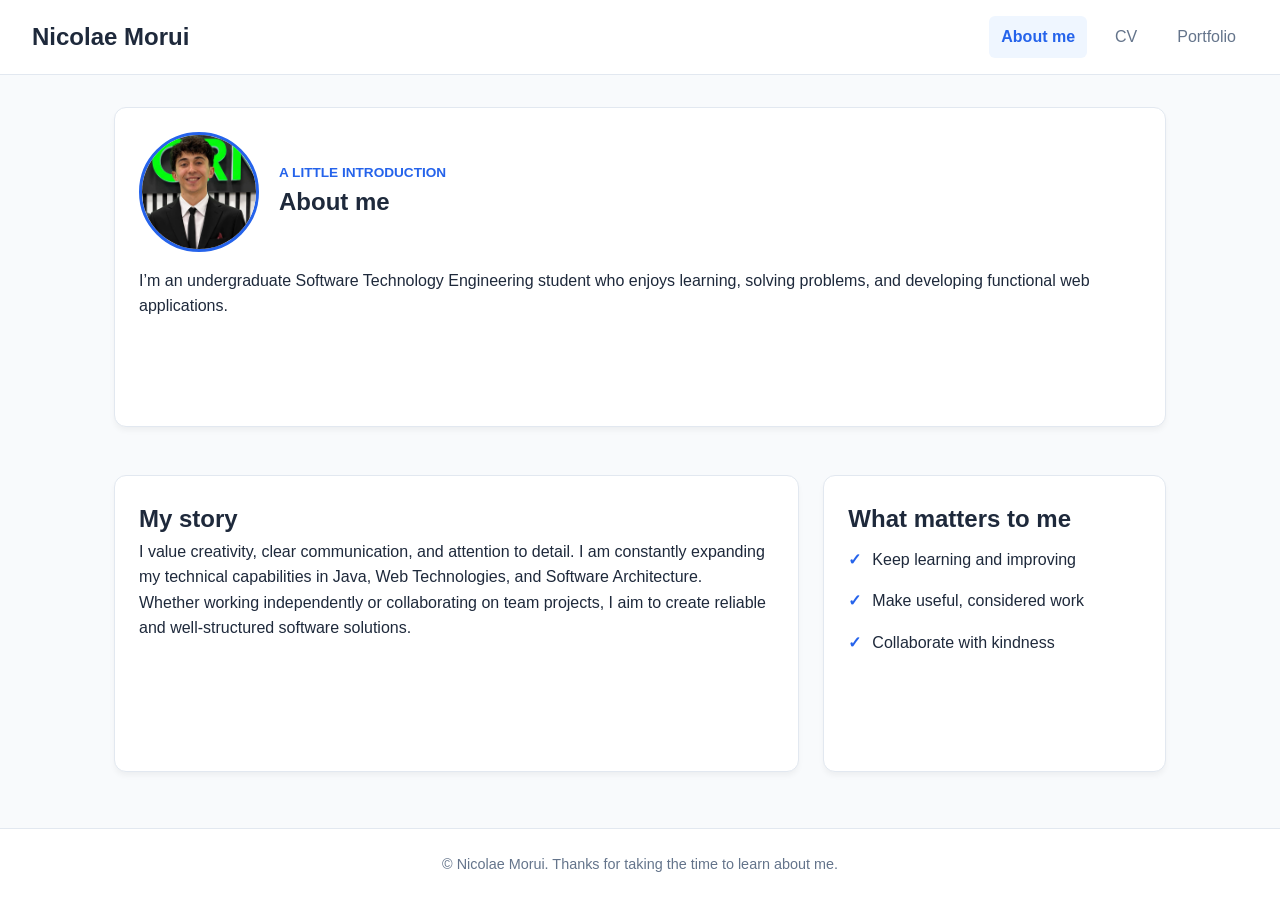
<file: index.html>
<!doctype html>
<html lang="en">
<head>
  <meta charset="utf-8">
  <meta name="viewport" content="width=device-width, initial-scale=1">
  <title>About Me | Nicolae Morui</title>
  <link rel="stylesheet" href="css/aboutme.css">
</head>
<body>
  <header class="site-header">
    <a href="index.html" class="site-title">Nicolae Morui</a>
    <nav class="site-nav" aria-label="Main navigation">
      <a href="index.html" aria-current="page">About me</a>
      <a href="cv.html">CV</a>
      <a href="portfolio.html">Portfolio</a>
    </nav>
  </header>

  <main class="page-grid">
    <section class="card intro">
      <div class="profile-container">
        <img src="images/pic.jpg" alt="Portrait of Nicolae Morui" class="profile-img">
        <div>
          <p class="eyebrow">A little introduction</p>
          <h1>About me</h1>
        </div>
      </div>
      <p>I’m an undergraduate Software Technology Engineering student who enjoys learning, solving problems, and developing functional web applications.</p>
    </section>

    <section class="card">
      <h2>My story</h2>
      <p>I value creativity, clear communication, and attention to detail. I am constantly expanding my technical capabilities in Java, Web Technologies, and Software Architecture.</p>
      <p>Whether working independently or collaborating on team projects, I aim to create reliable and well-structured software solutions.</p>
    </section>

    <aside class="card">
      <h2>What matters to me</h2>
      <ul class="values-list">
        <li>Keep learning and improving</li>
        <li>Make useful, considered work</li>
        <li>Collaborate with kindness</li>
      </ul>
    </aside>
  </main>

  <footer class="site-footer">
    <p>&copy; Nicolae Morui. Thanks for taking the time to learn about me.</p>
  </footer>
</body>
</html>
</file>
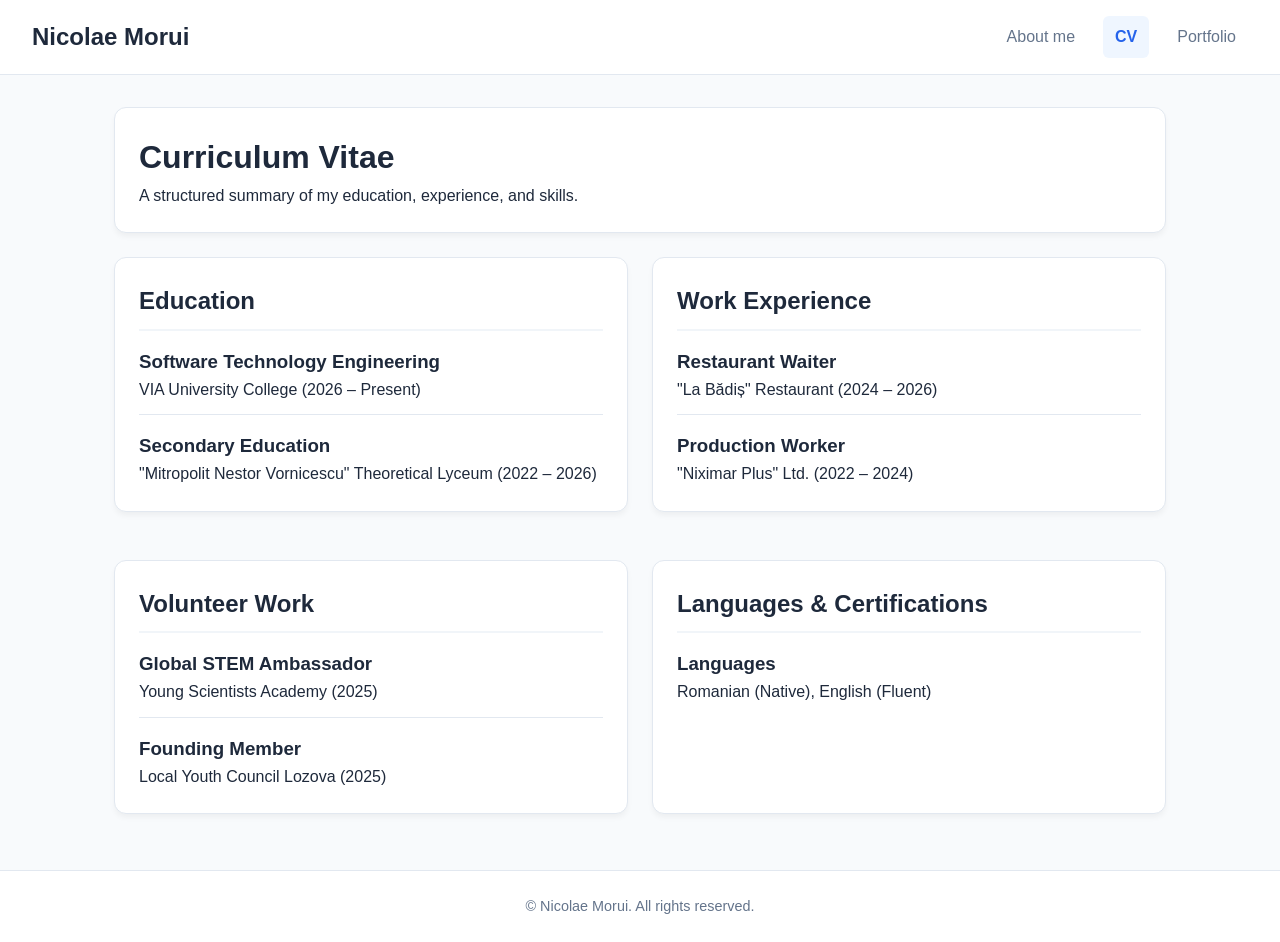
<file: CV.html>
<!doctype html>
<html lang="en">
<head>
  <meta charset="utf-8">
  <meta name="viewport" content="width=device-width, initial-scale=1">
  <title>CV | Nicolae Morui</title>
  <link rel="stylesheet" href="css/cv.css">
</head>
<body>
  <header class="site-header">
    <a href="index.html" class="site-title">Nicolae Morui</a>
    <nav class="site-nav" aria-label="Main navigation">
      <a href="index.html">About me</a>
      <a href="cv.html" aria-current="page">CV</a>
      <a href="portfolio.html">Portfolio</a>
    </nav>
  </header>

  <main class="container">
    <div class="card">
      <h1>Curriculum Vitae</h1>
      <p>A structured summary of my education, experience, and skills.</p>
    </div>

    <div class="cv-grid">
      <section class="card cv-section">
        <h2>Education</h2>
        <div class="cv-item">
          <h3> Software Technology Engineering</h3>
          <p>VIA University College (2026 – Present)</p>
        </div>
        <div class="cv-item">
          <h3>Secondary Education</h3>
          <p>"Mitropolit Nestor Vornicescu" Theoretical Lyceum (2022 – 2026)</p>
        </div>
      </section>

      <section class="card cv-section">
        <h2>Work Experience</h2>
        <div class="cv-item">
          <h3>Restaurant Waiter</h3>
          <p>"La Bădiș" Restaurant (2024 – 2026)</p>
        </div>
        <div class="cv-item">
          <h3>Production Worker</h3>
          <p>"Niximar Plus" Ltd. (2022 – 2024)</p>
        </div>
      </section>

      <section class="card cv-section">
        <h2>Volunteer Work</h2>
        <div class="cv-item">
          <h3>Global STEM Ambassador</h3>
          <p>Young Scientists Academy (2025)</p>
        </div>
        <div class="cv-item">
          <h3>Founding Member</h3>
          <p>Local Youth Council Lozova (2025)</p>
        </div>
      </section>

      <section class="card cv-section">
        <h2>Languages & Certifications</h2>
        <div class="cv-item">
          <h3>Languages</h3>
          <p>Romanian (Native), English (Fluent)</p>
        </div>
      </section>
    </div>
  </main>

  <footer class="site-footer">
    <p>&copy; Nicolae Morui. All rights reserved.</p>
  </footer>
</body>
</html>
</file>
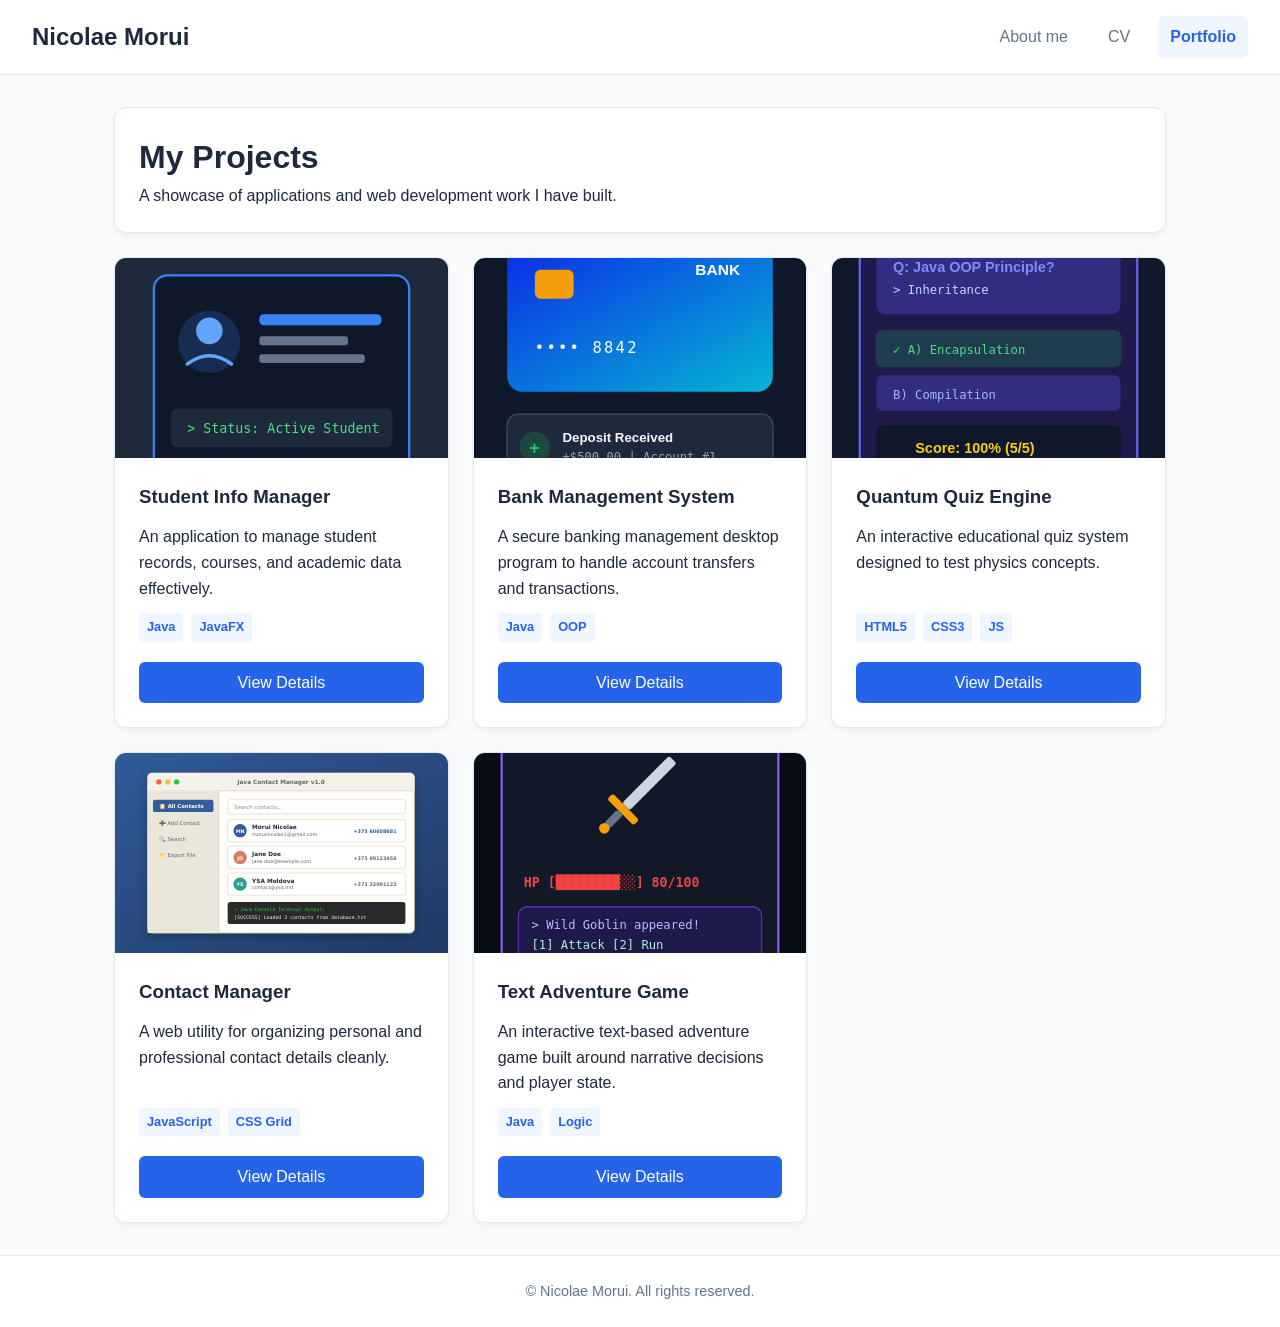
<file: portfolio.html>
<!doctype html>
<html lang="en">
<head>
  <meta charset="utf-8">
  <meta name="viewport" content="width=device-width, initial-scale=1">
  <title>Portfolio | Nicolae Morui</title>
  <link rel="stylesheet" href="css/portfolio.css">
</head>
<body>
  <header class="site-header">
    <a href="index.html" class="site-title">Nicolae Morui</a>
    <nav class="site-nav" aria-label="Main navigation">
      <a href="index.html">About me</a>
      <a href="cv.html">CV</a>
      <a href="portfolio.html" aria-current="page">Portfolio</a>
    </nav>
  </header>

  <main class="container">
    <div class="card">
      <h1>My Projects</h1>
      <p>A showcase of applications and web development work I have built.</p>
    </div>

    <div class="portfolio-grid">
      <article class="project-card">
        <img src="images/student-manager.svg" alt="Student Information Manager Interface">
        <div class="project-info">
          <h3>Student Info Manager</h3>
          <p>An application to manage student records, courses, and academic data effectively.</p>
          <div class="tech-tags">
            <span class="tag">Java</span>
            <span class="tag">JavaFX</span>
          </div>
          <a href="projects/student-manager.html" class="btn">View Details</a>
        </div>
      </article>

      <article class="project-card">
        <img src="images/bank-app.svg" alt="Banking System Interface">
        <div class="project-info">
          <h3>Bank Management System</h3>
          <p>A secure banking management desktop program to handle account transfers and transactions.</p>
          <div class="tech-tags">
            <span class="tag">Java</span>
            <span class="tag">OOP</span>
          </div>
          <a href="projects/bank-app.html" class="btn">View Details</a>
        </div>
      </article>

      <article class="project-card">
        <img src="images/quiz-engine.svg" alt="Quiz Engine Interface">
        <div class="project-info">
          <h3>Quantum Quiz Engine</h3>
          <p>An interactive educational quiz system designed to test physics concepts.</p>
          <div class="tech-tags">
            <span class="tag">HTML5</span>
            <span class="tag">CSS3</span>
            <span class="tag">JS</span>
          </div>
          <a href="projects/quiz-engine.html" class="btn">View Details</a>
        </div>
      </article>

      <article class="project-card">
        <img src="images/contact-manager.svg" alt="Contact Manager Interface">
        <div class="project-info">
          <h3>Contact Manager</h3>
          <p>A web utility for organizing personal and professional contact details cleanly.</p>
          <div class="tech-tags">
            <span class="tag">JavaScript</span>
            <span class="tag">CSS Grid</span>
          </div>
          <a href="projects/contact-manager.html" class="btn">View Details</a>
        </div>
      </article>

      <article class="project-card">
        <img src="images/text-adventure.svg" alt="Text Adventure Game Interface">
        <div class="project-info">
          <h3>Text Adventure Game</h3>
          <p>An interactive text-based adventure game built around narrative decisions and player state.</p>
          <div class="tech-tags">
            <span class="tag">Java</span>
            <span class="tag">Logic</span>
          </div>
          <a href="projects/text-adventure.html" class="btn">View Details</a>
        </div>
      </article>
    </div>
  </main>

  <footer class="site-footer">
    <p>&copy; Nicolae Morui. All rights reserved.</p>
  </footer>
</body>
</html>
</file>
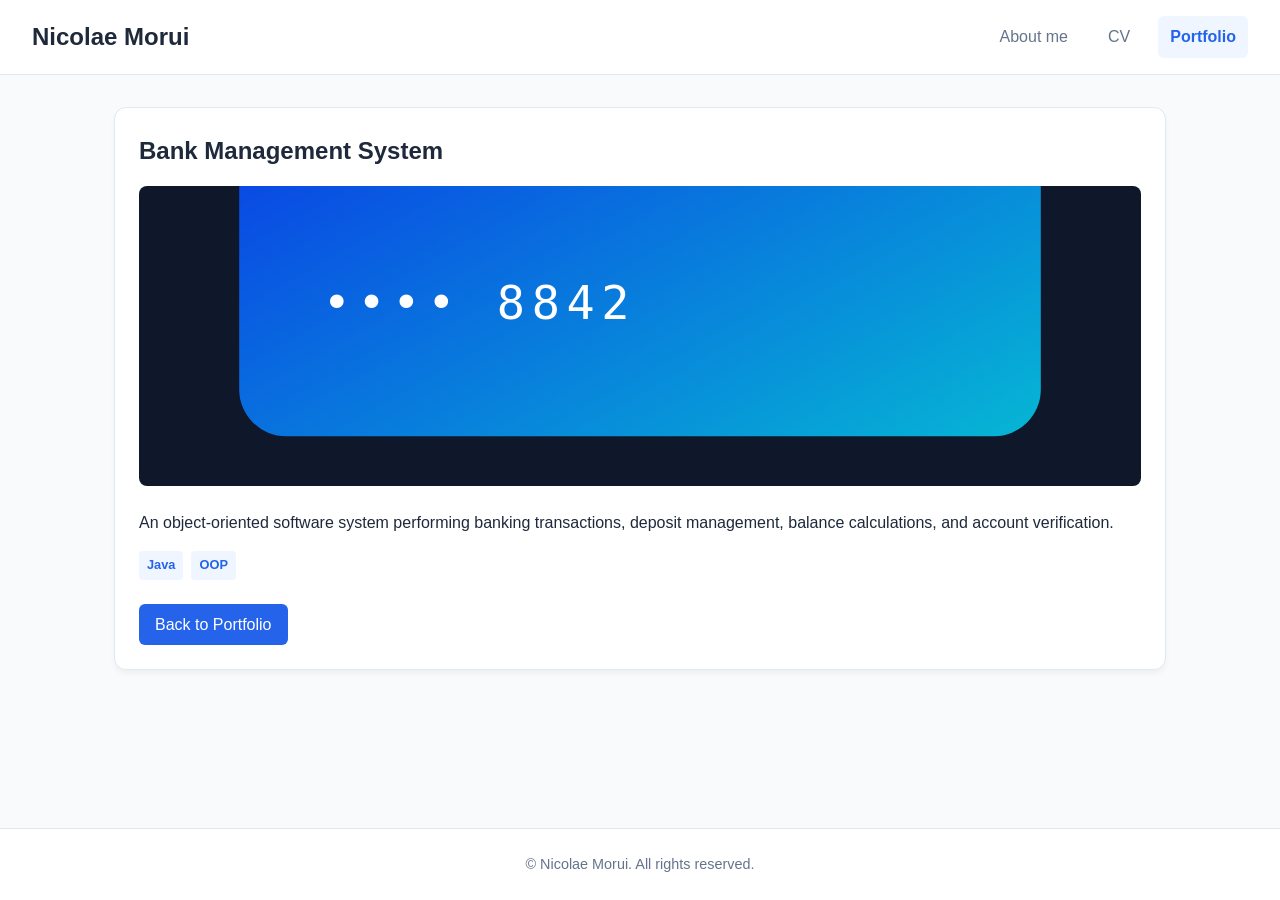
<file: projects/bank-app.html>
<!doctype html>
<html lang="en">
<head>
  <meta charset="utf-8">
  <meta name="viewport" content="width=device-width, initial-scale=1">
  <title>Bank Management System | Projects</title>
  <link rel="stylesheet" href="../css/contact-manager.css">
</head>
<body>
  <header class="site-header">
    <a href="../index.html" class="site-title">Nicolae Morui</a>
    <nav class="site-nav" aria-label="Main navigation">
      <a href="../index.html">About me</a>
      <a href="../cv.html">CV</a>
      <a href="../portfolio.html" aria-current="page">Portfolio</a>
    </nav>
  </header>

  <main class="container">
    <article class="card">
      <h1>Bank Management System</h1>
      <img src="../images/bank-app.svg" alt="Banking System Interface" class="project-hero-img">
      <p>An object-oriented software system performing banking transactions, deposit management, balance calculations, and account verification.</p>
      <div class="tech-tags">
        <span class="tag">Java</span>
        <span class="tag">OOP</span>
      </div>
      <a href="../portfolio.html" class="btn">Back to Portfolio</a>
    </article>
  </main>

  <footer class="site-footer">
    <p>&copy; Nicolae Morui. All rights reserved.</p>
  </footer>
</body>
</html>
</file>
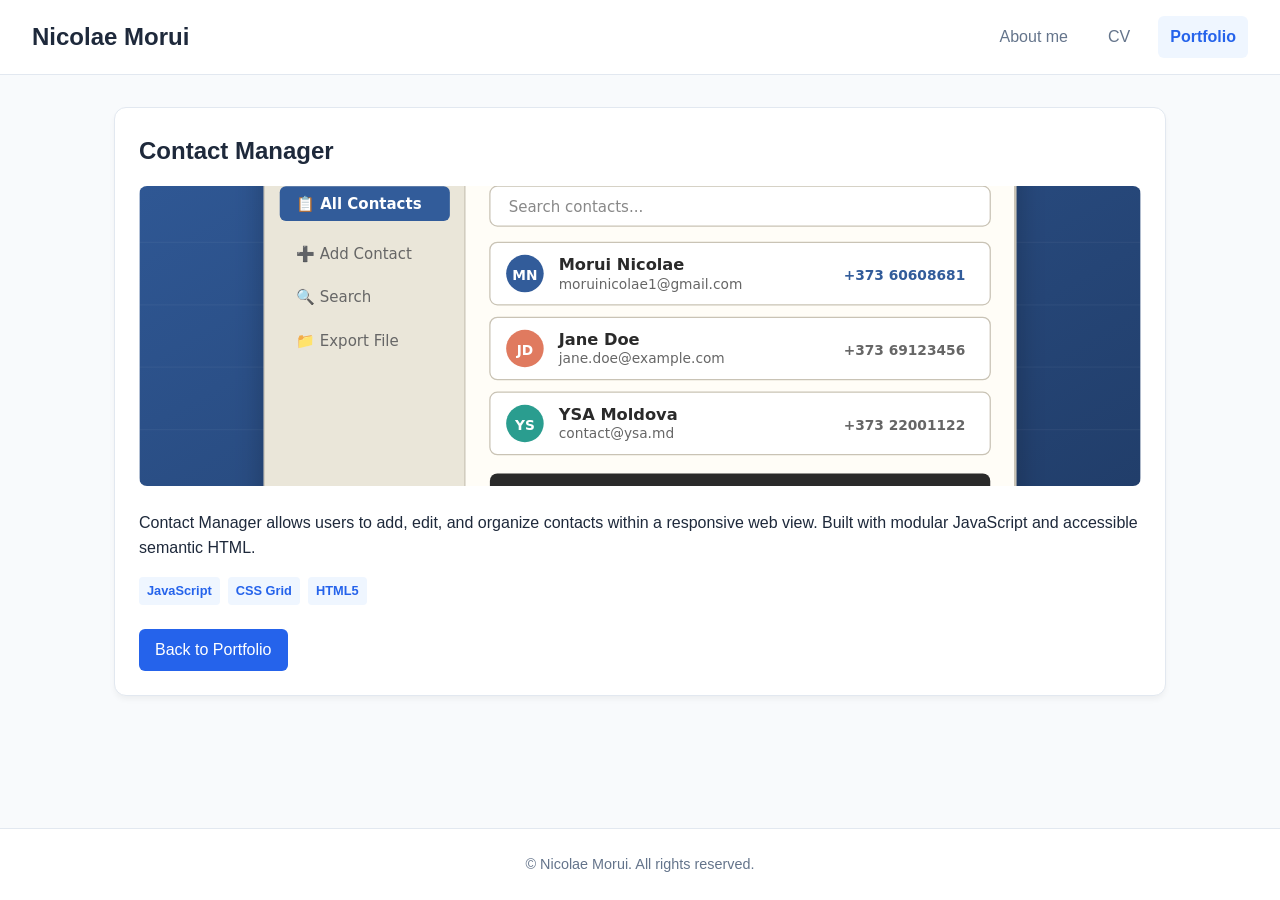
<file: projects/contact-manager.html>
<!doctype html>
<html lang="en">
<head>
  <meta charset="utf-8">
  <meta name="viewport" content="width=device-width, initial-scale=1">
  <title>Contact Manager | Projects</title>
  <link rel="stylesheet" href="../css/contact-manager.css">
</head>
<body>
  <header class="site-header">
    <a href="../index.html" class="site-title">Nicolae Morui</a>
    <nav class="site-nav" aria-label="Main navigation">
      <a href="../index.html">About me</a>
      <a href="../cv.html">CV</a>
      <a href="../portfolio.html" aria-current="page">Portfolio</a>
    </nav>
  </header>

  <main class="container">
    <article class="card">
      <h1>Contact Manager</h1>
      <img src="../images/contact-manager.svg" alt="Contact Manager Interface" class="project-hero-img">
      <p>Contact Manager allows users to add, edit, and organize contacts within a responsive web view. Built with modular JavaScript and accessible semantic HTML.</p>
      <div class="tech-tags">
        <span class="tag">JavaScript</span>
        <span class="tag">CSS Grid</span>
        <span class="tag">HTML5</span>
      </div>
      <a href="../portfolio.html" class="btn">Back to Portfolio</a>
    </article>
  </main>

  <footer class="site-footer">
    <p>&copy; Nicolae Morui. All rights reserved.</p>
  </footer>
</body>
</html>
</file>
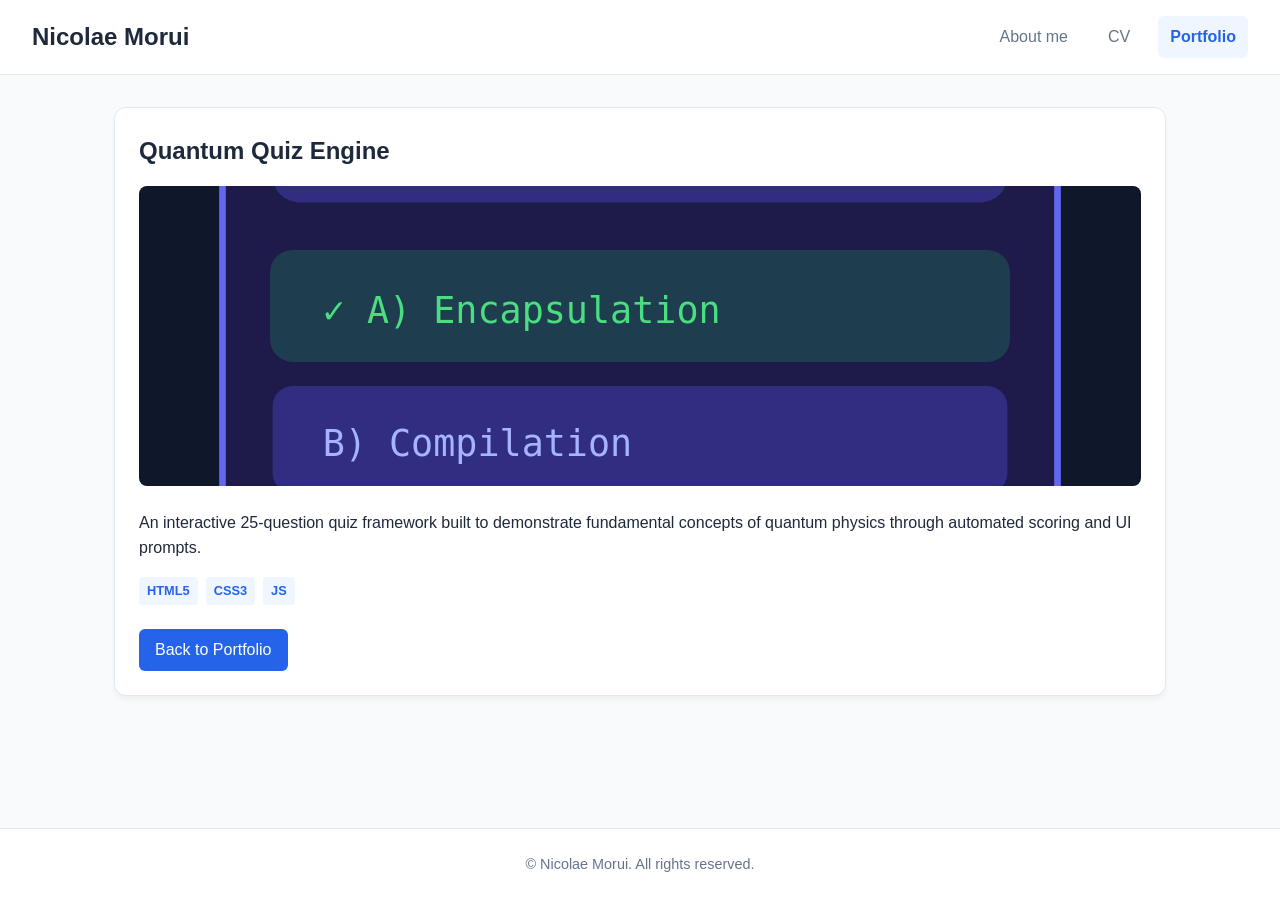
<file: projects/quiz-engine.html>
<!doctype html>
<html lang="en">
<head>
  <meta charset="utf-8">
  <meta name="viewport" content="width=device-width, initial-scale=1">
  <title>Quantum Quiz Engine | Projects</title>
  <link rel="stylesheet" href="../css/contact-manager.css">
</head>
<body>
  <header class="site-header">
    <a href="../index.html" class="site-title">Nicolae Morui</a>
    <nav class="site-nav" aria-label="Main navigation">
      <a href="../index.html">About me</a>
      <a href="../cv.html">CV</a>
      <a href="../portfolio.html" aria-current="page">Portfolio</a>
    </nav>
  </header>

  <main class="container">
    <article class="card">
      <h1>Quantum Quiz Engine</h1>
      <img src="../images/quiz-engine.svg" alt="Quiz Engine Interface" class="project-hero-img">
      <p>An interactive 25-question quiz framework built to demonstrate fundamental concepts of quantum physics through automated scoring and UI prompts.</p>
      <div class="tech-tags">
        <span class="tag">HTML5</span>
        <span class="tag">CSS3</span>
        <span class="tag">JS</span>
      </div>
      <a href="../portfolio.html" class="btn">Back to Portfolio</a>
    </article>
  </main>

  <footer class="site-footer">
    <p>&copy; Nicolae Morui. All rights reserved.</p>
  </footer>
</body>
</html>
</file>
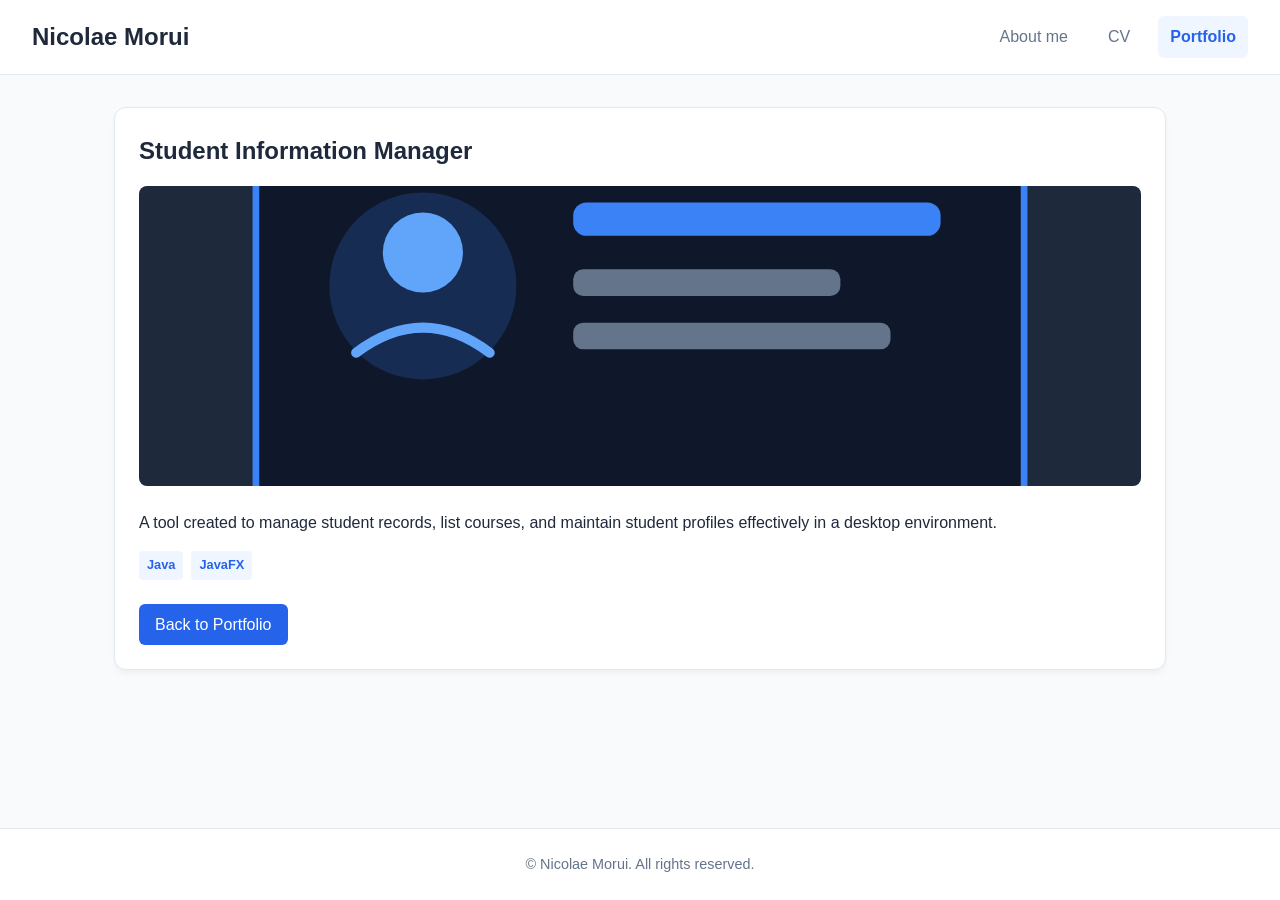
<file: projects/student-manager.html>
<!doctype html>
<html lang="en">
<head>
  <meta charset="utf-8">
  <meta name="viewport" content="width=device-width, initial-scale=1">
  <title>Student Info Manager | Projects</title>
  <link rel="stylesheet" href="../css/contact-manager.css">
</head>
<body>
  <header class="site-header">
    <a href="../index.html" class="site-title">Nicolae Morui</a>
    <nav class="site-nav" aria-label="Main navigation">
      <a href="../index.html">About me</a>
      <a href="../cv.html">CV</a>
      <a href="../portfolio.html" aria-current="page">Portfolio</a>
    </nav>
  </header>

  <main class="container">
    <article class="card">
      <h1>Student Information Manager</h1>
      <img src="../images/student-manager.svg" alt="Student Information Manager Interface" class="project-hero-img">
      <p>A tool created to manage student records, list courses, and maintain student profiles effectively in a desktop environment.</p>
      <div class="tech-tags">
        <span class="tag">Java</span>
        <span class="tag">JavaFX</span>
      </div>
      <a href="../portfolio.html" class="btn">Back to Portfolio</a>
    </article>
  </main>

  <footer class="site-footer">
    <p>&copy; Nicolae Morui. All rights reserved.</p>
  </footer>
</body>
</html>
</file>
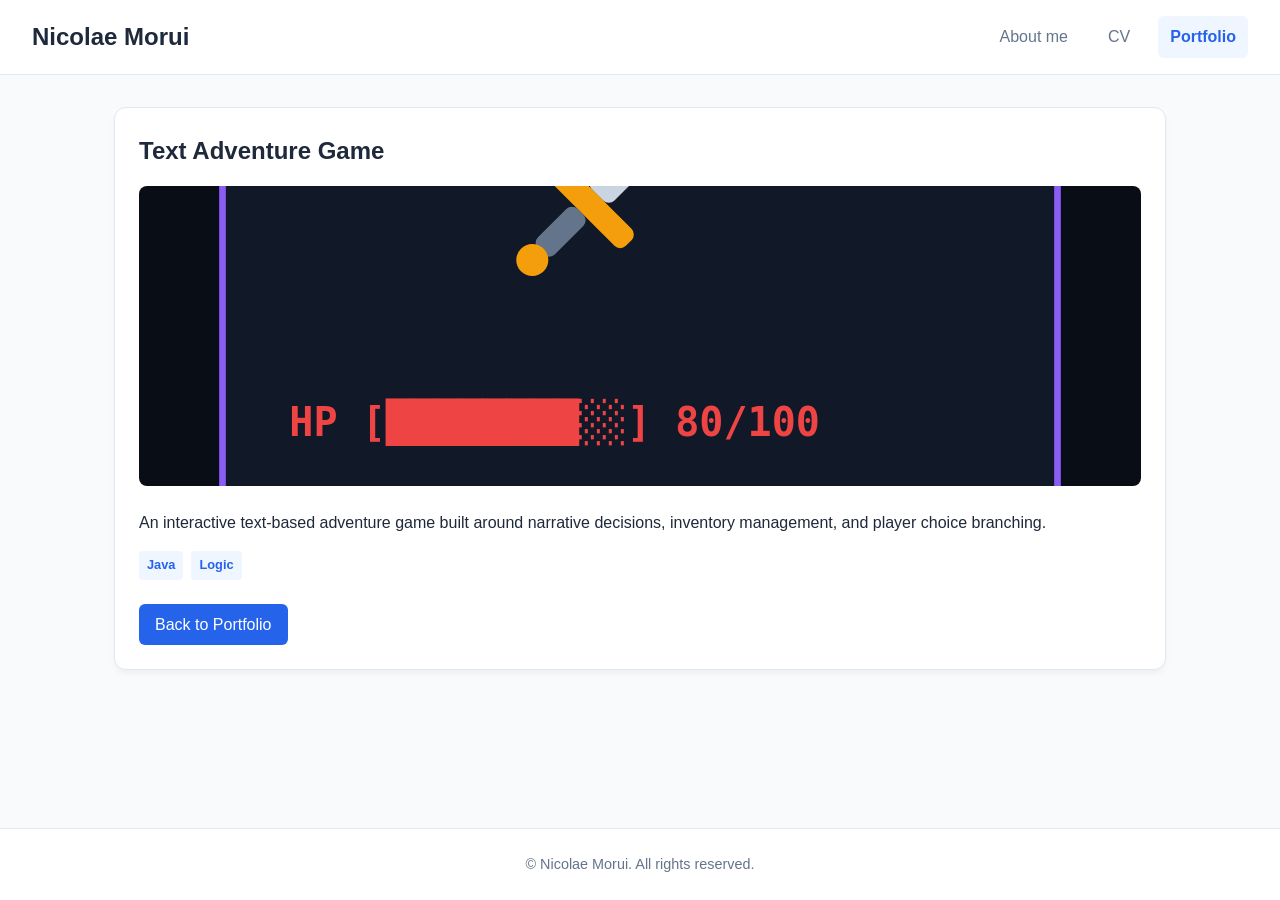
<file: projects/text-adventure.html>
<!doctype html>
<html lang="en">
<head>
  <meta charset="utf-8">
  <meta name="viewport" content="width=device-width, initial-scale=1">
  <title>Text Adventure Game | Projects</title>
  <link rel="stylesheet" href="../css/contact-manager.css">
</head>
<body>
  <header class="site-header">
    <a href="../index.html" class="site-title">Nicolae Morui</a>
    <nav class="site-nav" aria-label="Main navigation">
      <a href="../index.html">About me</a>
      <a href="../cv.html">CV</a>
      <a href="../portfolio.html" aria-current="page">Portfolio</a>
    </nav>
  </header>

  <main class="container">
    <article class="card">
      <h1>Text Adventure Game</h1>
      <img src="../images/text-adventure.svg" alt="Text Adventure Game Interface" class="project-hero-img">
      <p>An interactive text-based adventure game built around narrative decisions, inventory management, and player choice branching.</p>
      <div class="tech-tags">
        <span class="tag">Java</span>
        <span class="tag">Logic</span>
      </div>
      <a href="../portfolio.html" class="btn">Back to Portfolio</a>
    </article>
  </main>

  <footer class="site-footer">
    <p>&copy; Nicolae Morui. All rights reserved.</p>
  </footer>
</body>
</html>
</file>
<file: css/aboutme.css>
:root {
  --primary: #2563eb;
  --bg-color: #f8fafc;
  --card-bg: #ffffff;
  --text-main: #1e293b;
  --text-muted: #64748b;
  --border-color: #e2e8f0;
  --radius: 12px;
  --shadow: 0 4px 6px -1px rgba(0, 0, 0, 0.05);
}

* {
  box-sizing: border-box;
  margin: 0;
  padding: 0;
}

body {
  font-family: -apple-system, BlinkMacSystemFont, "Segoe UI", Roboto, sans-serif;
  background-color: var(--bg-color);
  color: var(--text-main);
  line-height: 1.6;
  min-height: 100vh;
  display: flex;
  flex-direction: column;
}

main {
  flex: 1;
  width: 100%;
  max-width: 1100px;
  margin: 2rem auto;
  padding: 0 1.5rem;
}

.site-header {
  background-color: var(--card-bg);
  border-bottom: 1px solid var(--border-color);
  padding: 1rem 2rem;
  display: flex;
  justify-content: space-between;
  align-items: center;
}

.site-title {
  font-size: 1.5rem;
  font-weight: 700;
  text-decoration: none;
  color: var(--text-main);
}

.site-nav {
  display: flex;
  gap: 1rem;
}

.site-nav a {
  text-decoration: none;
  color: var(--text-muted);
  font-weight: 500;
  padding: 0.5rem 0.75rem;
  border-radius: 6px;
  transition: all 0.2s ease;
}

.site-nav a:hover {
  color: var(--primary);
  background-color: #f1f5f9;
}

.site-nav a[aria-current="page"] {
  color: var(--primary);
  font-weight: 600;
  background-color: #eff6ff;
}

.card {
  background-color: var(--card-bg);
  padding: 1.5rem;
  border-radius: var(--radius);
  border: 1px solid var(--border-color);
  box-shadow: var(--shadow);
  margin-bottom: 1.5rem;
}

.page-grid {
  display: grid;
  grid-template-columns: 1fr;
  gap: 1.5rem;
}

.profile-container {
  display: flex;
  flex-direction: column;
  align-items: flex-start;
  gap: 1.25rem;
  margin-bottom: 1rem;
}

.profile-img {
  width: 120px;
  height: 120px;
  border-radius: 50%;
  object-fit: cover;
  object-position: center 80%;
  border: 3px solid var(--primary);
  display: block;
}

.eyebrow {
  text-transform: uppercase;
  font-size: 0.85rem;
  font-weight: 700;
  color: var(--primary);
}

.values-list {
  list-style: none;
}

.values-list li {
  padding: 0.5rem 0;
  padding-left: 1.5rem;
  position: relative;
}

.values-list li::before {
  content: "✓";
  position: absolute;
  left: 0;
  color: var(--primary);
  font-weight: bold;
}

.site-footer {
  text-align: center;
  padding: 1.5rem;
  color: var(--text-muted);
  font-size: 0.9rem;
  border-top: 1px solid var(--border-color);
  background-color: var(--card-bg);
  margin-top: auto;
}

@media (min-width: 375px) {
  .profile-container {
    flex-direction: row;
    align-items: center;
  }
}

@media (min-width: 768px) {
  .page-grid {
    grid-template-columns: 2fr 1fr;
  }

  .intro {
    grid-column: 1 / -1;
  }
}
</file>
<file: css/cv.css>
:root {
  --primary: #2563eb;
  --bg-color: #f8fafc;
  --card-bg: #ffffff;
  --text-main: #1e293b;
  --text-muted: #64748b;
  --border-color: #e2e8f0;
  --radius: 12px;
  --shadow: 0 4px 6px -1px rgba(0, 0, 0, 0.05);
}

* {
  box-sizing: border-box;
  margin: 0;
  padding: 0;
}

body {
  font-family: -apple-system, BlinkMacSystemFont, "Segoe UI", Roboto, sans-serif;
  background-color: var(--bg-color);
  color: var(--text-main);
  line-height: 1.6;
  min-height: 100vh;
  display: flex;
  flex-direction: column;
}

main {
  flex: 1;
  width: 100%;
  max-width: 1100px;
  margin: 2rem auto;
  padding: 0 1.5rem;
}

.site-header {
  background-color: var(--card-bg);
  border-bottom: 1px solid var(--border-color);
  padding: 1rem 2rem;
  display: flex;
  justify-content: space-between;
  align-items: center;
}

.site-title {
  font-size: 1.5rem;
  font-weight: 700;
  text-decoration: none;
  color: var(--text-main);
}

.site-nav {
  display: flex;
  gap: 1rem;
}

.site-nav a {
  text-decoration: none;
  color: var(--text-muted);
  font-weight: 500;
  padding: 0.5rem 0.75rem;
  border-radius: 6px;
  transition: all 0.2s ease;
}

.site-nav a:hover {
  color: var(--primary);
  background-color: #f1f5f9;
}

.site-nav a[aria-current="page"] {
  color: var(--primary);
  font-weight: 600;
  background-color: #eff6ff;
}

.container {
  width: 100%;
}

.card {
  background-color: var(--card-bg);
  padding: 1.5rem;
  border-radius: var(--radius);
  border: 1px solid var(--border-color);
  box-shadow: var(--shadow);
  margin-bottom: 1.5rem;
}

.cv-grid {
  display: grid;
  grid-template-columns: 1fr;
  gap: 1.5rem;
}

.cv-section h2 {
  margin-bottom: 1rem;
  border-bottom: 2px solid #f1f5f9;
  padding-bottom: 0.5rem;
}

.cv-item {
  margin-bottom: 1rem;
  padding-bottom: 0.75rem;
  border-bottom: 1px solid var(--border-color);
}

.cv-item:last-child {
  border-bottom: none;
  margin-bottom: 0;
  padding-bottom: 0;
}

.site-footer {
  text-align: center;
  padding: 1.5rem;
  color: var(--text-muted);
  font-size: 0.9rem;
  border-top: 1px solid var(--border-color);
  background-color: var(--card-bg);
  margin-top: auto;
}

@media (min-width: 768px) {
  .cv-grid {
    grid-template-columns: 1fr 1fr;
  }
}
</file>
<file: css/portfolio.css>
:root {
  --primary: #2563eb;
  --primary-hover: #1d4ed8;
  --bg-color: #f8fafc;
  --card-bg: #ffffff;
  --text-main: #1e293b;
  --text-muted: #64748b;
  --border-color: #e2e8f0;
  --radius: 12px;
  --shadow: 0 4px 6px -1px rgba(0, 0, 0, 0.05);
}

* {
  box-sizing: border-box;
  margin: 0;
  padding: 0;
}

body {
  font-family: -apple-system, BlinkMacSystemFont, "Segoe UI", Roboto, sans-serif;
  background-color: var(--bg-color);
  color: var(--text-main);
  line-height: 1.6;
  min-height: 100vh;
  display: flex;
  flex-direction: column;
}

main {
  flex: 1;
  width: 100%;
  max-width: 1100px;
  margin: 2rem auto;
  padding: 0 1.5rem;
}

.site-header {
  background-color: var(--card-bg);
  border-bottom: 1px solid var(--border-color);
  padding: 1rem 2rem;
  display: flex;
  justify-content: space-between;
  align-items: center;
}

.site-title {
  font-size: 1.5rem;
  font-weight: 700;
  text-decoration: none;
  color: var(--text-main);
}

.site-nav {
  display: flex;
  gap: 1rem;
}

.site-nav a {
  text-decoration: none;
  color: var(--text-muted);
  font-weight: 500;
  padding: 0.5rem 0.75rem;
  border-radius: 6px;
  transition: all 0.2s ease;
}

.site-nav a:hover {
  color: var(--primary);
  background-color: #f1f5f9;
}

.site-nav a[aria-current="page"] {
  color: var(--primary);
  font-weight: 600;
  background-color: #eff6ff;
}

.container {
  width: 100%;
}

.card {
  background-color: var(--card-bg);
  padding: 1.5rem;
  border-radius: var(--radius);
  border: 1px solid var(--border-color);
  box-shadow: var(--shadow);
  margin-bottom: 1.5rem;
}

.portfolio-grid {
  display: grid;
  grid-template-columns: 1fr;
  gap: 1.5rem;
}

.project-card {
  display: flex;
  flex-direction: column;
  background: var(--card-bg);
  border: 1px solid var(--border-color);
  border-radius: var(--radius);
  overflow: hidden;
  box-shadow: var(--shadow);
}

.project-card img {
  width: 100%;
  height: 200px;
  object-fit: cover;
}

.project-info {
  padding: 1.5rem;
  display: flex;
  flex-direction: column;
  gap: 0.75rem;
  flex: 1;
}

.tech-tags {
  display: flex;
  flex-wrap: wrap;
  gap: 0.5rem;
  margin-top: auto;
}

.tag {
  background-color: #eff6ff;
  color: var(--primary);
  font-size: 0.8rem;
  font-weight: 600;
  padding: 0.25rem 0.5rem;
  border-radius: 4px;
}

.btn {
  display: inline-block;
  padding: 0.5rem 1rem;
  background-color: var(--primary);
  color: white;
  text-decoration: none;
  border-radius: 6px;
  font-weight: 500;
  margin-top: 0.5rem;
  text-align: center;
}

.btn:hover {
  background-color: var(--primary-hover);
}

.site-footer {
  text-align: center;
  padding: 1.5rem;
  color: var(--text-muted);
  font-size: 0.9rem;
  border-top: 1px solid var(--border-color);
  background-color: var(--card-bg);
  margin-top: auto;
}

@media (min-width: 768px) {
  .portfolio-grid {
    grid-template-columns: repeat(2, 1fr);
  }
}

@media (min-width: 1024px) {
  .portfolio-grid {
    grid-template-columns: repeat(3, 1fr);
  }
}
</file>
<file: css/contact-manager.css>
:root {
  --primary: #2563eb;
  --primary-hover: #1d4ed8;
  --bg-color: #f8fafc;
  --card-bg: #ffffff;
  --text-main: #1e293b;
  --text-muted: #64748b;
  --border-color: #e2e8f0;
  --radius: 12px;
  --shadow: 0 4px 6px -1px rgba(0, 0, 0, 0.05);
}

* {
  box-sizing: border-box;
  margin: 0;
  padding: 0;
}

body {
  font-family: -apple-system, BlinkMacSystemFont, "Segoe UI", Roboto, sans-serif;
  background-color: var(--bg-color);
  color: var(--text-main);
  line-height: 1.6;
  min-height: 100vh;
  display: flex;
  flex-direction: column;
}

main {
  flex: 1;
  width: 100%;
  max-width: 1100px;
  margin: 2rem auto;
  padding: 0 1.5rem;
}

.site-header {
  background-color: var(--card-bg);
  border-bottom: 1px solid var(--border-color);
  padding: 1rem 2rem;
  display: flex;
  justify-content: space-between;
  align-items: center;
}

.site-title {
  font-size: 1.5rem;
  font-weight: 700;
  text-decoration: none;
  color: var(--text-main);
}

.site-nav {
  display: flex;
  gap: 1rem;
}

.site-nav a {
  text-decoration: none;
  color: var(--text-muted);
  font-weight: 500;
  padding: 0.5rem 0.75rem;
  border-radius: 6px;
  transition: all 0.2s ease;
}

.site-nav a:hover {
  color: var(--primary);
  background-color: #f1f5f9;
}

.site-nav a[aria-current="page"] {
  color: var(--primary);
  font-weight: 600;
  background-color: #eff6ff;
}

.container {
  width: 100%;
}

.card {
  background-color: var(--card-bg);
  padding: 1.5rem;
  border-radius: var(--radius);
  border: 1px solid var(--border-color);
  box-shadow: var(--shadow);
  margin-bottom: 1.5rem;
}

.project-hero-img {
  width: 100%;
  max-height: 300px;
  object-fit: cover;
  border-radius: 8px;
  margin: 1rem 0;
}

.tech-tags {
  display: flex;
  flex-wrap: wrap;
  gap: 0.5rem;
  margin: 1rem 0;
}

.tag {
  background-color: #eff6ff;
  color: var(--primary);
  font-size: 0.8rem;
  font-weight: 600;
  padding: 0.25rem 0.5rem;
  border-radius: 4px;
}

.btn {
  display: inline-block;
  padding: 0.5rem 1rem;
  background-color: var(--primary);
  color: white;
  text-decoration: none;
  border-radius: 6px;
  font-weight: 500;
  margin-top: 0.5rem;
  text-align: center;
}

.btn:hover {
  background-color: var(--primary-hover);
}

.site-footer {
  text-align: center;
  padding: 1.5rem;
  color: var(--text-muted);
  font-size: 0.9rem;
  border-top: 1px solid var(--border-color);
  background-color: var(--card-bg);
  margin-top: auto;
}
</file>
